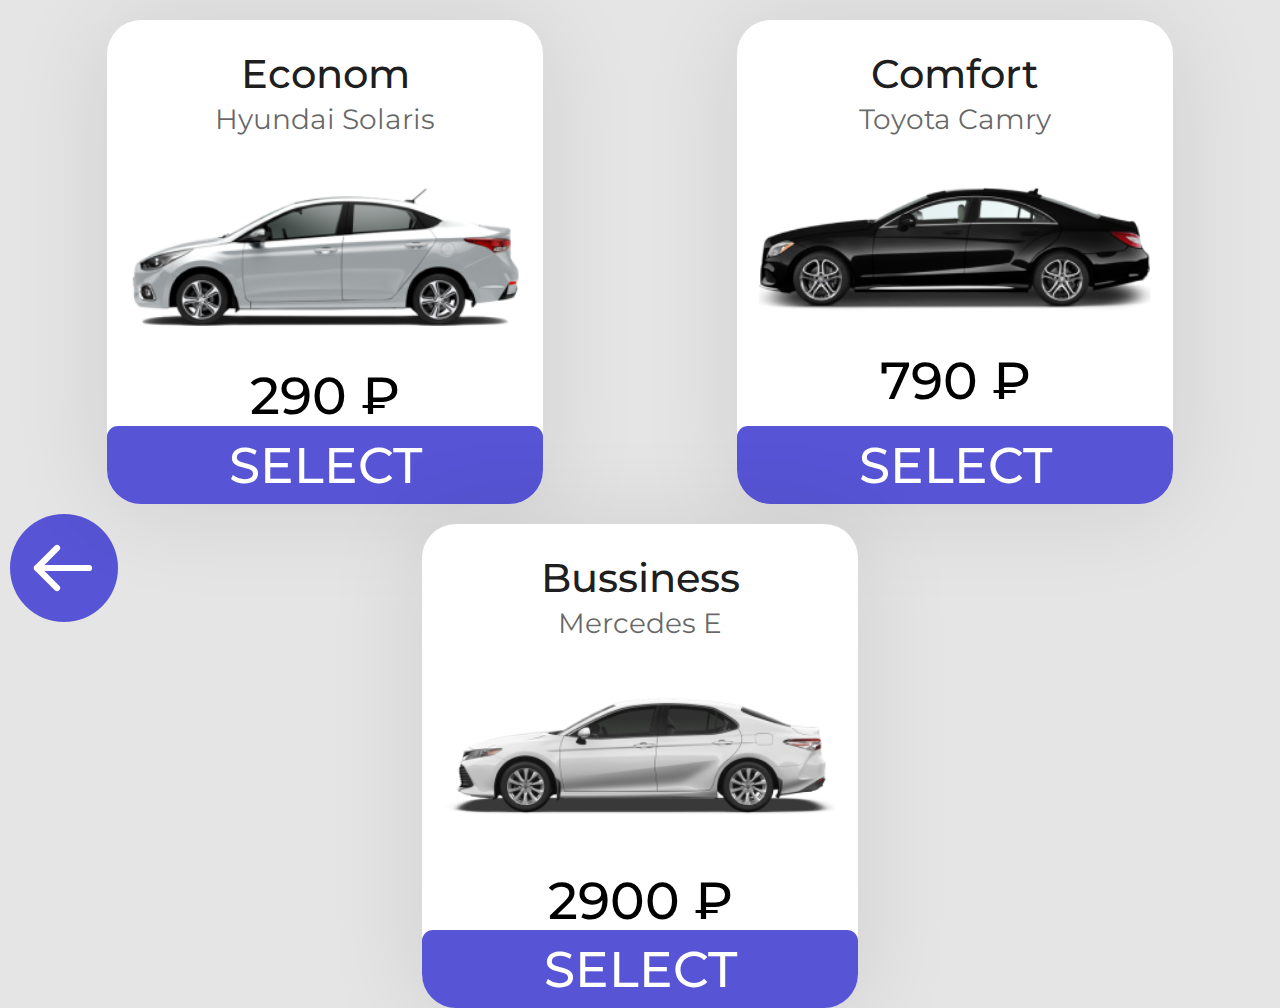
<file: car.html>
<!DOCTYPE html>
<html lang="en">
<head>
    <meta charset="UTF-8">
    <meta http-equiv="X-UA-Compatible" content="IE=edge">
    <meta name="viewport" content="width=device-width, initial-scale=1.0">
    <link rel="preconnect" href="https://fonts.gstatic.com">
    <link rel="preconnect" href="https://fonts.gstatic.com">
<link href="https://fonts.googleapis.com/css2?family=Montserrat:wght@500&family=Roboto:wght@500&display=swap" rel="stylesheet">
    <link rel="stylesheet" href="css/normalize.css">
    <link rel="stylesheet" href="css/style.css">
    <link rel="stylesheet" href="css/media.css">
    <title>TaxiGo</title>
</head>
<body>
    <header class="header">
        <div class="container">
            <a class="back" href="index.html"></a>
            <div class="card__wrap">
                <div class="cards">
                    <div class="card">
                        <div class="card__title">Econom</div>
                        <div class="card__subtitle">Hyundai Solaris</div>
                        <div class="card__img">
                            <img src="images/econom.png" alt="">
                        </div>
                        <div class="card__price">290 ₽</div>
                        <a class="card__btn" href="#">select</a>
                    </div>
                    <div class="card">
                        <div class="card__title">Comfort</div>
                        <div class="card__subtitle">Toyota Camry</div>
                        <div class="card__img">
                            <img src="images/toyota.png" alt="">
                        </div>
                        <div class="card__price">790 ₽</div>
                        <a class="card__btn" href="#">select</a>
                    </div>
                    <div class="card">
                        <div class="card__title">Bussiness</div>
                        <div class="card__subtitle">Mercedes E</div>
                        <div class="card__img">
                            <img src="images/mercedes.png" alt="">
                        </div>
                        <div class="card__price">2900 ₽</div>
                        <a class="card__btn" href="#">select</a>
                    </div>
                </div>
            </div>
        </div>
    </header>
</body>
</html>
</file>
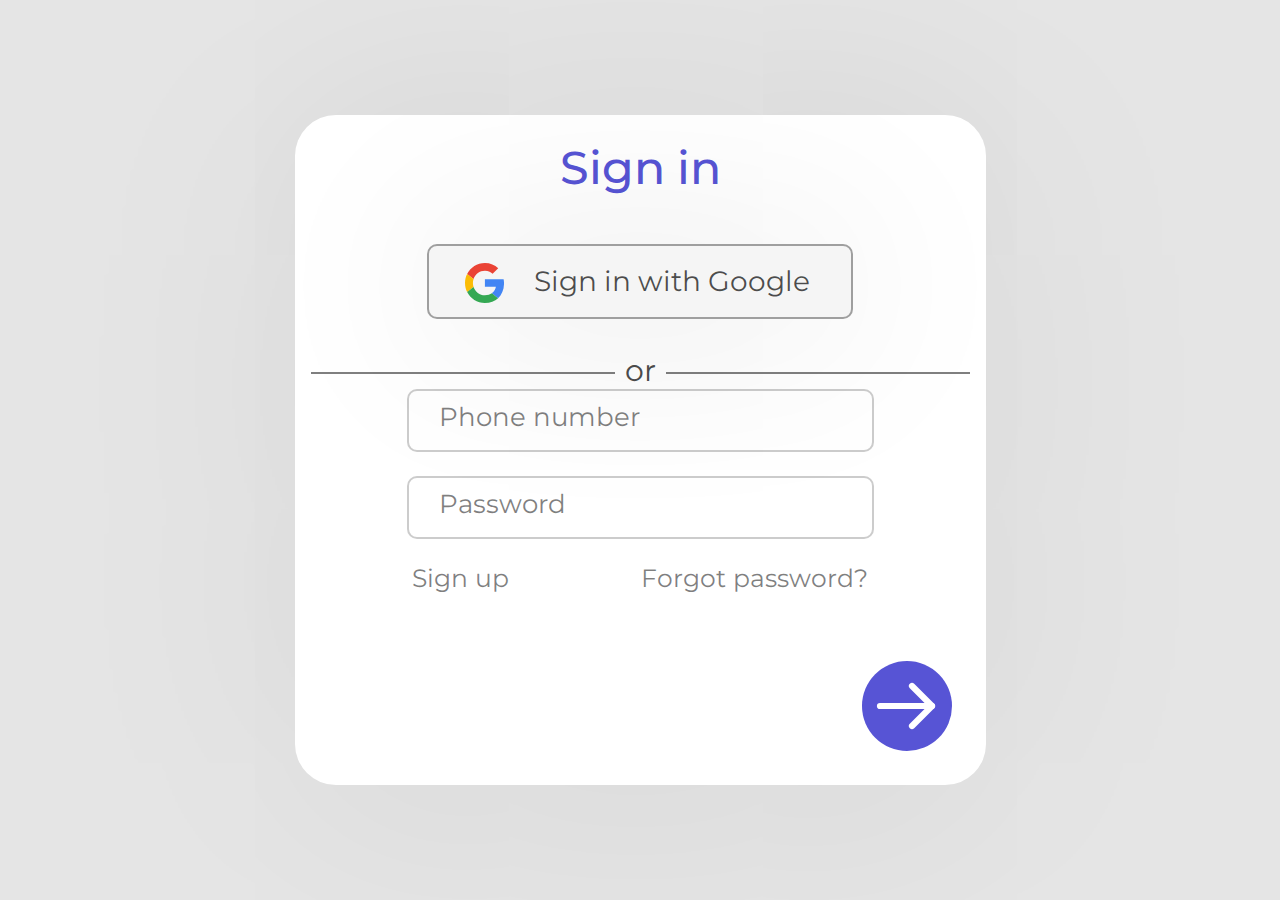
<file: login.html>
<!DOCTYPE html>
<html lang="en">
<head>
    <meta charset="UTF-8">
    <meta http-equiv="X-UA-Compatible" content="IE=edge">
    <meta name="viewport" content="width=device-width, initial-scale=1.0">
    <link rel="preconnect" href="https://fonts.gstatic.com">
    <link rel="preconnect" href="https://fonts.gstatic.com">
<link href="https://fonts.googleapis.com/css2?family=Montserrat:wght@500&family=Roboto:wght@500&display=swap" rel="stylesheet">
    <link rel="stylesheet" href="css/normalize.css">
    <link rel="stylesheet" href="css/style.css">
    <link rel="stylesheet" href="css/media.css">
    <title>TaxiGo</title>
</head>
<body>
    <section class="login">
        <div class="container">
            <div class="login__wrap">
                <div class="login__card">
                    <div class="login__card-title">Sign in</div>
                    <a href="#" class="google-btn">Sign in with Google</a>
                    <div class="breadcrumbs">or</div>
                    <form class="input">
                        <input class="login__phone" type="text" placeholder="Phone number">
                        <input class="password" type="text" placeholder="Password">
                    </form>
                    <div class="login__options">
                        <a href="#">Sign up</a>
                        <a href="#">Forgot password?</a>
                    </div>
                    <a class="login__arrow" href="index.html"></a>
                </div>
            </div>
        </div>
    </section>
</body>
</html>
</file>
<file: css/style.css>
html {
    box-sizing: border-box;
}

*,
*::before,
*::after {
    box-sizing: inherit;
}

body {
    padding: 0;
    margin: 0;
    background-color: #E5E5E5;
}

a {
    text-decoration: none;
    color: #fff;
}

ul, li {
    list-style: none;
}

.container {
    max-width: 1630px;
    margin: 0 auto;
    position: relative;
    padding: 0 10px;
}

.menu {
    display: flex;
    justify-content: space-between;
    align-items: center;
    margin-top: 20px;
    padding: 0 10px;
}

.burger__menu {
    margin-left: 10px;
    cursor: pointer;
}

.burger__menu span{
    display: block;
    width: 40px;
    height: 5px;
    background-color: #000;
    position: relative;
    margin-top: 5px;
    display: none;
    border-radius: 10px;
    opacity: 0.7;
}



.menu__wrap {
    display: flex;
    align-items: center;
}

.menu__items {
    display: flex;
}

.menu__item{
    padding-right: 39px;
    font-family: 'Montserrat', sans-serif;
    font-weight: 500;
    font-size: 24px;
    line-height: 29px;
    display: flex;
    align-items: center;
    position: relative;
}

.menu__item-link {
    color: #F42B56;
}

.menu__item {
    transition: .3s ease-in-out;
}



.menu__item:hover > .dot {
    position: absolute;
    width: 6px;
    height: 6px;
    background-color: #F42B56;
    border-radius: 50%;
    right: 20%;
    top: 50%;
    transform: translateY(-50%);
}



.menu__item a {
    color: rgba(0, 0, 0, 0.7);
}

.log-in {
    display: flex;
    align-items: center;
}



.log-in{
    color: #fff;
    padding: 9px 20px;
    background: #F42B56;
    border: 2px solid transparent;
    border-radius: 63px;
    font-weight: 500;
    font-size: 24px;
    line-height: 29px;
    transition: .3s ease-in-out;
}

.menu__item-link {
    transition: .3s ease-in-out;
}

.menu__item-link:hover {
    color:#F42B56;
}

.log-in:hover {
    border: 2px solid #fff;
}

.bg-img {
    position: absolute;
    right: 2%;
    top: -29.4%;
    width: 54%;
}



.order__card {
    max-width: 526px;
    height: 513px;
    background-color: #fff;
    border-radius: 40px;
    padding: 0 19px;
    margin: 160px auto auto 5%;
    position: relative;
}

.order__card-title {
    padding-top: 48px;
    font-family: 'Montserrat', sans-serif;
    font-weight: 600;
    font-size: 34px;
    line-height: 29px;
    color: rgba(0, 0, 0, 0.7);
    text-align: center;
}

.order__card-suptitle {
    padding-top: 21px;
    padding-bottom: 30px;
    font-family: 'Montserrat', sans-serif;
    font-weight: 500;
    font-size: 33px;
    line-height: 38px;
    text-align: center;
    color: rgba(154, 172, 207, 0.7);

}

#location::before {
    content: "";
    position: absolute;
    height: 85px;
    width: 13px;
    border-top: 1.7px dashed rgba(0, 0, 0, 0.5);
    border-left: 1.7px dashed rgba(0, 0, 0, 0.5);
    border-bottom: 1.7px dashed rgba(0, 0, 0, 0.5);
    bottom: 17%;
    left: 63px;
}

#location input{
    margin-bottom: 29px;
    position: relative;
}


#location {
    position: relative;
}

.pickup-location input,
.destination input {
    margin: 0 auto;
    height: 50px;
    border-radius: 65px;
    padding: 0 82px 0 50px;
    border: 1px solid #DCDCDC;
    outline: none;
    display: block;
}

.pickup-location::before {
    content: "";
    position: absolute;
    background-image: url("../images/location.png");
    background-repeat: no-repeat;
    width: 26px;
    height: 25px;
    left: 95px;
    z-index: 99;
    top: 14px;
}
.pickup-location::after {
    content: "";
    position: absolute;
    background-image: url("../images/location-point.svg");
    background-repeat: no-repeat;
    width: 25px;
    height: 25px;
    right: 100px;
    top: 16px;
}
.destination::after {
    content: "";
    position: absolute;
    background-image: url("../images/location-point.svg");
    background-repeat: no-repeat;
    width: 25px;
    height: 25px;
    right: 100px;
    bottom: 13px;
}
.destination::before {
    content: "";
    position: absolute;
    background-image: url("../images/destination.svg");
    background-repeat: no-repeat;
    width: 26px;
    height: 25px;
    left: 95px;
    z-index: 99;
    bottom: 13px;
}



.pickup-location input::placeholder,
.destination input::placeholder {
    font-family: 'Montserrat', sans-serif;
    font-style: normal;
    font-weight: 300;
    font-size: 15px;
    line-height: 18px;
    color: rgba(154, 172, 207, 0.5);
}


.btn {
    font-family: 'Roboto', sans-serif;
    font-weight: 500;
    font-size: 28px;
    line-height: 33px;
    color: #fff;
    background-color: #5754D5;
    padding: 12px 60px 12px 20px;
    border-radius: 63px;
    border: 2px solid #FFFFFF;
    box-shadow: 0px 4px 150px rgba(134, 134, 134, 0.15);
    position: relative;
    display: block;
    margin: 0 auto;
    width: 180px;
}

.btn::before {
    content: "";
    position: absolute;
    width: 39px;
    height: 39px;
    background-color: #716EEC;
    border-radius: 50%;
    right: 13px;
    top: 50%;
    transform: translateY(-50%);
}
.btn::after {
    content: "";
    position: absolute;
    background-image: url("../images/arrow.svg");
    background-repeat: no-repeat;
    right: 0;
    width: 24px;
    height: 18px;  
    top: 50%;
    transform: translateY(-50%);
    right: 20px;
}
/*------------------------------------------------------------------------*/
/*Download Styles*/

.download {
    margin-top: 61px;
}
.download__title {
    font-family: 'Montserrat', sans-serif;
    font-style: normal;
    font-weight: 500;
    font-size: 80px;
    line-height: 98px;
    display: flex;
    align-items: center;
    text-align: center;
    color: #5754D5;
    margin-top: 7%;
}

.apps {
    display: flex;
    justify-content: center;
    margin-top: 61px;
}

.appstore + .googlepaly {
    padding-left: 56px;
}

.phone {
    display: flex;
    justify-content: center;
    margin-top: 36px;
}

.phone input {
    border: 2px solid #5754D5;
    box-sizing: border-box;
    border-radius: 10px 0px 0px 10px;
    padding: 18px 136px 18px 21px;
    outline: none;
}

.phone input::placeholder {
    font-family: 'Montserrat', sans-serif;
    font-style: normal;
    font-weight: normal;
    font-size: 24px;
    line-height: 29px;
    text-align: center;
    color: rgba(87, 84, 213, 0.65);
}

.phone a {
    background: #5754D5;
    border-radius: 0px 10px 10px 0px;
    width: 130px;
    height: 65px;
    display: flex;
    align-items: center;
    justify-content: center;
    font-family: 'Montserrat', sans-serif;
    font-style: normal;
    font-weight: 500;
    font-size: 24px;
    line-height: 29px;
    text-align: center;
    color: #FFFFFF;
}

/*------------------------------------------------------------------------*/
/*car*/

.back {
    width: 108px;
    height: 108px;
    background: #5754D5;
    border-radius: 50%;
    position: absolute;
    top: 7%;
}

.back::before {
    content: "";
    position: absolute;
    background-image: url("../images/back-arrow.svg");
    background-repeat: no-repeat;
    width: 57%;
    height: 48px;
    z-index: 99;
    top: 50%;
    transform: translateY(-50%);
    left: 0;
    right: 0;
    margin: 0 auto;
}

.card__wrap {
    min-height: 100vh;
    display: flex;
    flex-direction: column;
    justify-content: center;
}

.cards {
    display: flex;
    flex-wrap: wrap;
    justify-content: space-around;
}
.card {
    width: 436px;
    height: 484px;
    background: #FFFFFF;
    box-shadow: 0px 4px 100px rgba(0, 0, 0, 0.1);
    border-radius: 34px;
    position: relative;
}

.card__title {
    padding-top: 29px;
    font-family: 'Montserrat', sans-serif;
    font-weight: 500;
    font-size: 40px;
    line-height: 49px;
    text-align: center;
    color: rgba(0, 0, 0, 0.9);
    font-style: normal;
}

.card__subtitle {
    padding-top: 4px;
    font-family: 'Montserrat', sans-serif;
    font-weight: normal;
    font-size: 28px;
    line-height: 34px;
    text-align: center;
    color: rgba(0, 0, 0, 0.6);
}

.card__img {
    display: flex;
    justify-content: center;
    padding-top: 50px;
}

.card__img img {
    width: 90%;
}

.card__price {
    font-family: 'Montserrat', sans-serif;
    font-weight: 500;
    font-size: 52px;
    line-height: 63px;
    text-align: center;
    color: #000000;
    padding-top: 38px;
}

.card__btn {
    margin-top: 29px;
    background: #5754D5;
    border-radius: 11px 11px 34px 34px;
    width: 100%;
    height: 78px;
    text-align: center;
    display: flex;
    flex-direction: column;
    justify-content: center;
    align-items: center;
    font-family: 'Montserrat', sans-serif;
    font-style: normal;
    font-weight: 500;
    font-size: 50px;
    line-height: 61px;
    color: #FFFFFF;
    text-transform: uppercase;
    position: absolute;
    bottom: 0;
}
/*------------------------------------------------------------------------*/
/*login*/

.login__wrap {
    height: 100vh;
    display: flex;
    justify-content: center;
    align-items: center;
}

.login__card {
    background: #FFFFFF;
    box-shadow: 0px 4px 250px rgba(0, 0, 0, 0.08);
    border-radius: 41px;
    display: flex;
    flex-direction: column;
    align-items: center;
    height: 670px;
    overflow: hidden;

    position: relative;
}

.login__card-title {
    font-family: 'Montserrat', sans-serif;
    font-weight: 500;
    font-size: 46px;
    line-height: 56px;
    color: #5754D5;
    margin-top: 25px;
}

.google-btn {
    font-family: 'Montserrat', sans-serif;
    font-weight: normal;
    font-size: 28px;
    line-height: 37px;
    text-align: center;
    color: rgba(0, 0, 0, 0.7);
    background: #F5F5F5;
    border: 2px solid rgba(0, 0, 0, 0.35);
    box-sizing: border-box;
    box-shadow: 0px 4px 200px rgba(0, 0, 0, 0.12);
    border-radius: 10px;
    outline: none;
    padding: 17px 41px 17px 105px;
    margin-top: 48px;
    position: relative;
}

.google-btn::before {
    content: "";
    position: absolute;
    background-image: url("../images/google.svg");
    background-repeat: no-repeat;
    width: 39.2px;
    height: 40px;
    left: 36px;
}

.breadcrumbs {
    position: relative;
    margin-top: 33px;
    font-family: 'Montserrat', sans-serif;
    font-size: 30px;
    line-height: 37px;
    color: #4A4A4A;
}

.breadcrumbs::before,
.breadcrumbs::after {
    content: "";
    position: absolute;
    width: 304px;
    height: 2px;
    background-color: rgba(0, 0, 0, 0.5);
}

.breadcrumbs::before {
    right: 41px;
    top: 57%;
    transform: translateY(-50%);
}
.breadcrumbs::after {
    left: 41px;
    top: 57%;
    transform: translateY(-50%);
}

.input {
    margin-top: 33px;
    display: flex;
    flex-direction: column;
    align-items: center;
    margin: 0 112px;
}

.password {
    margin-top: 24px;
}

.login__phone,
.password {
    border: 2px solid rgba(0, 0, 0, 0.2);
    box-sizing: border-box;
    border-radius: 10px;
    padding: 19px 207px 19px 30px;
    outline: none;
    font-size: 110%;
}

.login__phone::placeholder,
.password::placeholder {
    font-family: 'Montserrat', sans-serif;
    font-weight: normal;
    font-size: 26px;
    line-height: 32px;
    color: rgba(0, 0, 0, 0.5);
    width: 100%;
}

.login__options {
    margin-top: 24px;
    display: flex;
    justify-content: space-between;
    min-width: 66%;
}

.login__options a{
    font-family: 'Montserrat', sans-serif;
    font-size: 25px;
    line-height: 30px;
    text-align: center;
    color: rgba(0, 0, 0, 0.5);
    display: block;
}

.login__options a + a {
    margin-left: 10px;
}


.login__arrow {
    position: absolute;
    width: 90px;
    height: 90px;
    background: #5754D5;
    border-radius: 50%;
    bottom: 34px;
    right: 34px;
}

.login__arrow::before {
    content: "";
    position: absolute;
    background-image: url('../images/forvord-arrow.svg');
    background-repeat: no-repeat;
    width: 67%;
    height: 48px;
    z-index: 99;
    top: 50%;
    transform: translateY(-50%);
    left: 0;
    right: 0;
    margin: 0 auto;

}
</file>
<file: css/media.css>
@media(max-width:1443px) {
    .order__card {
        margin: 160px auto auto 0%;
    }
    .bg-img {
        right: 0%;
        top: -21.4%;
        width: 51%;
    }
    .back {
        top: 3%;
    }
}

@media(max-width: 1326px){
    .card {
        margin-top: 20px;
    }
    .back {
        top: 51%;
    }
}

@media (max-width: 1156px){
    .bg-img {
        right: 0%;
        top: -11.4%;
        width: 51%;
    }
}
@media (max-width: 1152px){
    .bg-img {
        right: 0%;
        top: -2.6%;
        width: 44%;
    }
}

@media(max-width:1024px) {
    .bg-img {
        right: 0%;
        top: 3.6%;
        width: 45%;
    }
    .order__card {
        margin: 110px auto auto 0%;
    }
}

@media(max-width:993px) {
    .order__card {
        margin: 110px auto auto auto;
    }
    .bg-img {
        display: none;
    }
}

@media(max-width:834px) {
    .menu__items {
        display: none;
        position: absolute;
        top: 40px;
        width: 100%;
        left: 0;
        text-align: center;
        padding-left: 0;
        z-index: 5;
    }
    .menu__item {
        display: flex;
        flex-direction: column;
        justify-content: center;
        margin-top: 0px;
        background-color: #5754D5;
        border-bottom: 1px solid #000;
        padding: 0;
    }
    .burger__menu span{
        display: block;
    }
    .menu__item:hover > .dot {
        display: none;
    }

    .download__title {
        font-size: 45px;
        line-height: 68px;
    }
}

@media(max-width:700px) {
    .back {
        top: 0.3%;
        left: 0;
        right: 0;
        margin: 0 auto;
        z-index: 99;
    }
    .cards {
        padding-top: 100px;
    }
    
}

@media(max-width:674px) {
    .google-btn {
        padding: 17px 41px 17px 60px;
    }
    .google-btn::before {
        left: 6px;
    }
}



@media(max-width:554px) {
    .pickup-location input,
    .destination input {
        padding: 0px 61px 0 50px;
    }
    .login__options a {
        font-size: 20px;
    }
}
@media(max-width:530px) {
    .pickup-location input,
    .destination input {
        padding: 0px 40px 0 50px;
    }
}
@media(max-width:510px){
    .pickup-location input,
    .destination input {
        padding: 0px 20px 0 50px;
    }
    .login__phone,
    .password {
        padding: 19px 30px 19px 30px;
    }
    .google-btn {
        font-size: 18px;
    }
}
@media(max-width:490px){
    .pickup-location input,
    .destination input {
        padding: 0px 0px 0 50px;
    }

    .apps {
        display: block;
    }
    .appstore + .googlepaly {
        padding: 0px;
    }

    .appstore,
    .googlepaly{
        display: flex;
        flex-direction: column;
        align-items: center;
    }
    

    .pickup-location::after,
    .destination::after {
        right: 83px;
    }
}
@media(max-width:464px){
    .pickup-location::before,
    .destination::before {
        left: 80px;
    }

    .pickup-location::after,
    .destination::after {
        display: none;
    }
    .phone input {
        border: 2px solid #5754D5;
        box-sizing: border-box;
        border-radius: 10px 0px 0px 10px;
        padding: 18px 0px 18px 21px;
        outline: none;
    }
}
@media(max-width:440px){
    .pickup-location::before,
    .destination::before {
        left: 68px;
    }
}

@media(max-width:420px) {
    .logo a img {
        width: 90%;
    }
    .order__card {
        margin: 27px auto auto auto;
    }
    .log-in a {
        font-weight: 900;
        text-align: center;
        text-transform: uppercase;
        padding: 0px 12px;
        line-height: 20px;
    }
    .order__card-title {
        padding-top: 26px;
        font-size: 27px;
    }
    .order__card-suptitle {
        padding-top: 21px;
        padding-bottom: 30px;
        font-size: 22px;
        line-height: 26px;
    }
    .pickup-location input,
    .destination input {
        padding: 0px 0px 0 50px;
    }
    .pickup-location::before,
    .destination::before {
        left: 61px;
    }
    .pickup-location::after,
    .destination::after {
        right: 0px;
    }
    #location::before {
        left: 21px;
    }
}

@media(max-width:394px){
    .pickup-locatin::before,
    .destination::before {
        left: 43px;
    }
}

@media(max-width:364px){
    .logo a img {
        width: 90%;
    }
    .order__card {
        margin: 27px auto auto auto;
    }
    .log-in a {
        font-weight: 900;
        text-align: center;
        text-transform: uppercase;
        padding: 0px 12px;
        line-height: 20px;
    }
    .order__card-title {
        padding-top: 26px;
        font-size: 27px;
    }
    .order__card-suptitle {
        padding-top: 21px;
        padding-bottom: 30px;
        font-size: 22px;
        line-height: 26px;
    }
    .pickup-location input,
    .destination input {
        padding: 0px 0px 0 50px;
    }
    .pickup-location::before,
    .destination::before {
        left: 14px;
    }
    .pickup-location::after,
    .destination::after {
        right: 0px;
    }
    #location::before {
        left: -8px;
    }
    .download__title {
        font-size: 31px;
        line-height: 45px;
    }
    .login__options a {
        font-size: 20px;
    }
}


@media(max-width:320px) {
    .logo a img {
        width: 90%;
    }
    .order__card {
        margin: 27px auto auto auto;
    }
    .log-in a {
        font-weight: 900;
        text-align: center;
        text-transform: uppercase;
        padding: 0px 12px;
        line-height: 20px;
    }
    .order__card-title {
        padding-top: 26px;
        font-size: 27px;
    }
    .order__card-suptitle {
        padding-top: 21px;
        padding-bottom: 30px;
        font-size: 22px;
        line-height: 26px;
    }
    .pickup-location input,
    .destination input {
        padding: 0px 0px 0 50px;
    }
    .pickup-location::before,
    .destination::before {
        left: 14px;
    }
    .pickup-location::after,
    .destination::after {
        right: 0px;
    }
    #location::before {
        left: -8px;
    }
    .download__title {
        font-size: 31px;
        line-height: 45px;
    }
}

@media(min-width:835px) {
    .menu__items {
        display: flex !important;
    }
}
</file>
